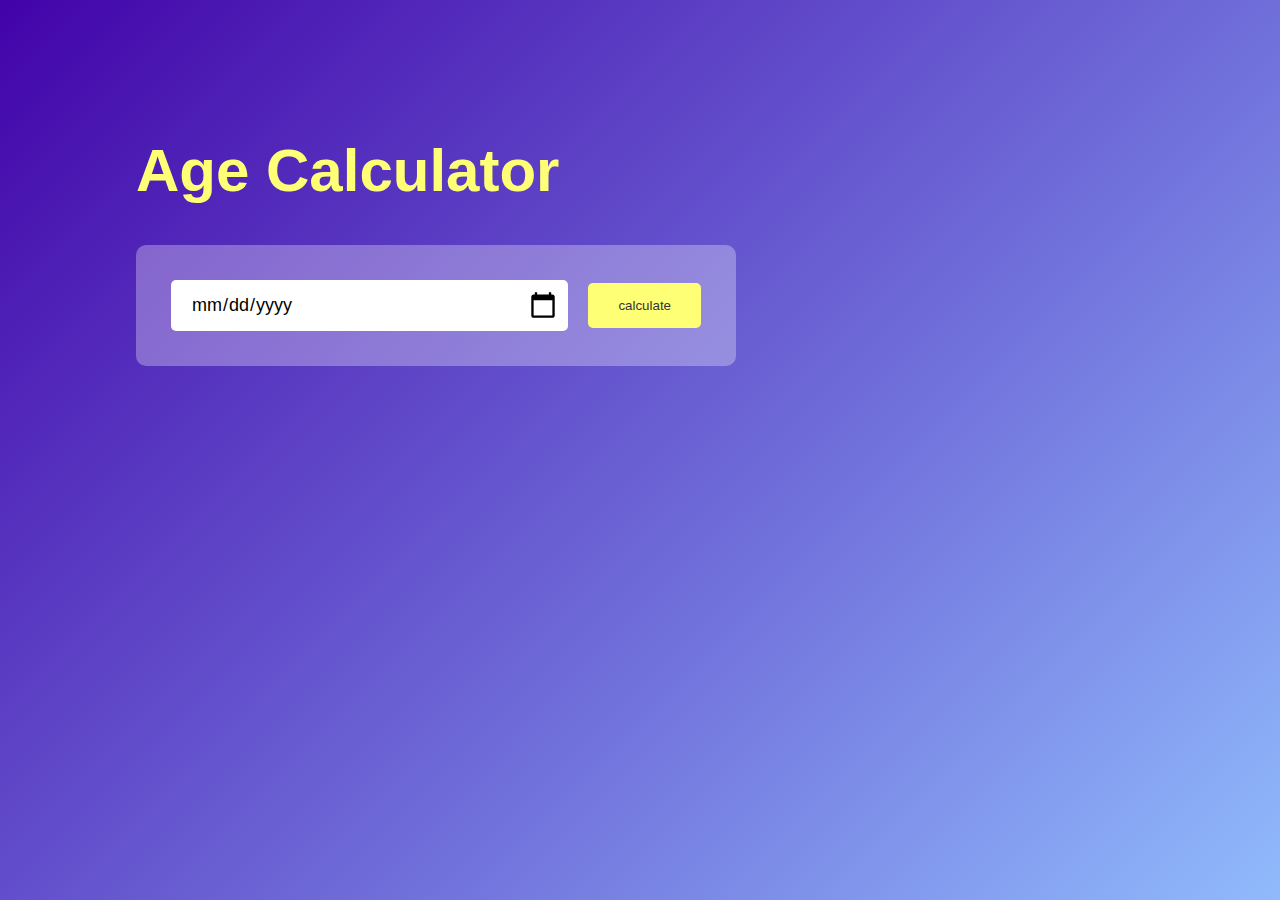
<file: agecal.html>
<!DOCTYPE html>
<html lang="en">
<head>
    <meta charset="UTF-8">
    <meta name="viewport" content="width=device-width, initial-scale=1.0">
    <title>AGE CALCULATOR</title>
    <link rel="stylesheet" href="agecal.css">
</head>
<body>
    <div class="container">
        <div class="calculator">
            <h1> <span> Age Calculator</span></h1>
            <div class="input-box">
                <input type="date" id="date">
                <button onclick ="calculateAge()">calculate</button>
            </div>
            <p id ="result"></p>
        </div>
    </div> 
     <script src="agecal.js"></script>
</body>
</html>
</file>
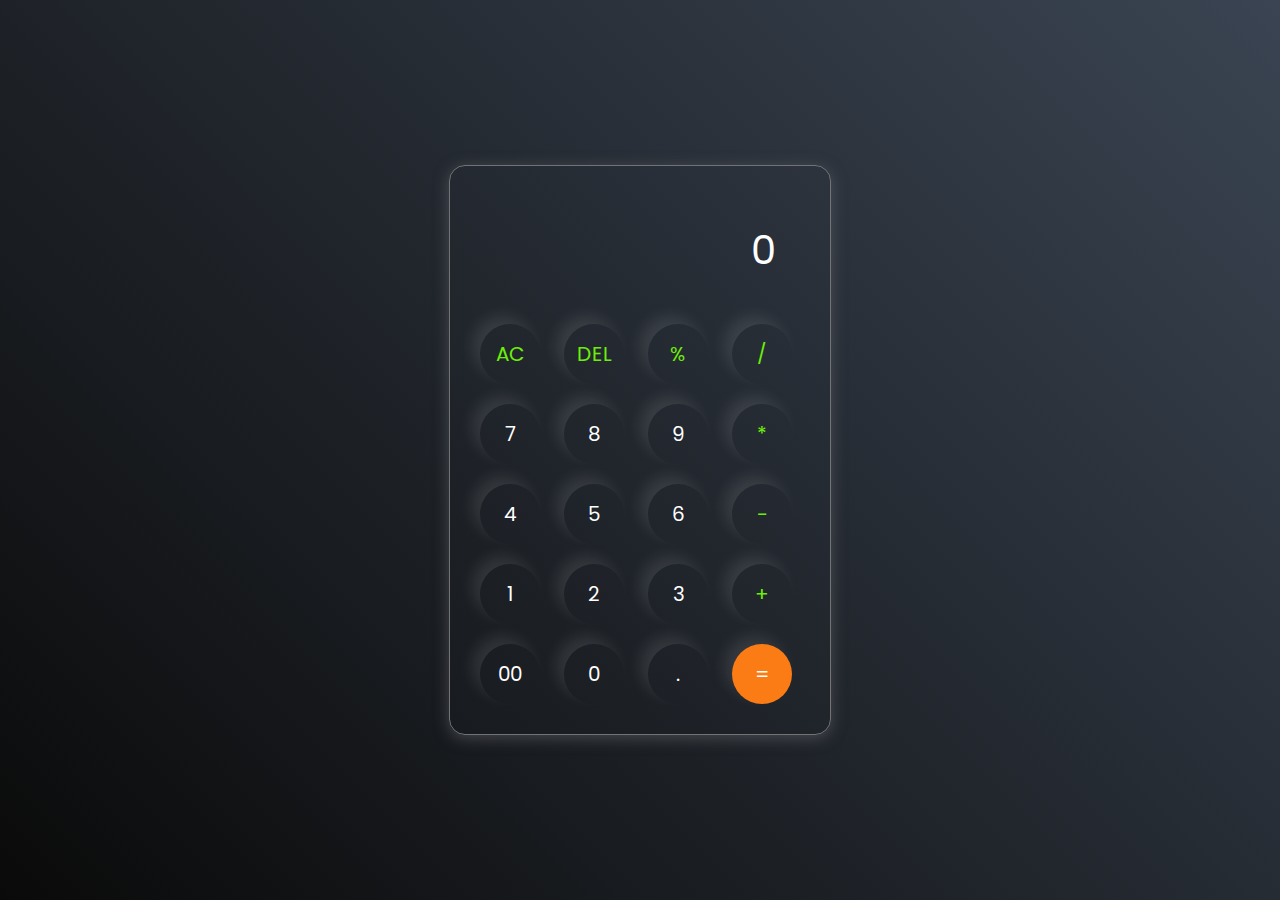
<file: cal.html>
<!DOCTYPE html>
<html lang="en">
  <head>
    <meta charset="UTF-8" />
    <meta http-equiv="X-UA-Compatible" content="IE=edge" />
    <meta name="viewport" content="width=device-width, initial-scale=1.0" />
    <link rel="stylesheet" href="cal.css" />
    <title>Calculator - By Code Traversal</title>
  </head>
  <body>
    <div class="container">
      <div class="calculator">
        <input type="text" id="inputBox" placeholder="0" />
        <div>
          <button class="button operator">AC</button>
          <button class="button operator">DEL</button>
          <button class="button operator">%</button>
          <button class="button operator">/</button>
        </div>
        <div>
          <button class="button">7</button>
          <button class="button">8</button>
          <button class="button">9</button>
          <button class="button operator">*</button>
        </div>
        <div>
          <button class="button">4</button>
          <button class="button">5</button>
          <button class="button">6</button>
          <button class="button operator">-</button>
        </div>
        <div>
          <button class="button">1</button>
          <button class="button">2</button>
          <button class="button">3</button>
          <button class="button operator">+</button>
        </div>

        <div>
          <button class="button">00</button>
          <button class="button">0</button>
          <button class="button">.</button>
          <button class="button equalBtn">=</button>
        </div>
      </div>
    </div>

    <script src="cal.js"></script>
  </body>
</html>
</file>
<file: agecal.css>
*{
    margin: 0;
    padding: 0;
    font-family: 'poppins',sans-serif;
    box-sizing: border-box;
}
.container{
    width: 100%;
    min-height: 100vh;
    background: linear-gradient(135deg,#4203a9,#90bafc);
    color: #fff;
    padding: 10px;
}
.calculator{
    width: 100%;
    max-width: 600px;
    margin-left:10%;
    margin-top: 10%;
}
.calculator h1{
    font-size: 60px;
}
.calculator h1 span{
    color: #ffff76;
}
.input-box{
    margin: 40px 0;
    padding: 35px;
    border-radius: 10px;
    background: rgba(255,255,255,0.3);
    display: flex;
    align-items: center;
}
.input-box input{
    flex:1;
    margin-right: 20px;
    padding: 14px 20px;
    border: 0;
    outline: 0;
    font-size: 18px;
    border-radius: 5px;
    position: relative;
    cursor: pointer;
}
.input-box button{
    background: #ffff76;
    border: 0;
    outline: 0;
    padding: 15px 30px;
    border-radius: 5px;
    font-weight: 500;
    color: #333;
    cursor: pointer;
}
.input-box input::-webkit-calendar-picker-indicator {
    position: absolute; /* Ensures proper placement */
    top: 0;
    left: 0;
    right: 0;
    bottom: 0;
    margin: 0; /* Ensures alignment */
    padding: 0; /* Prevents distortion */
    width: auto;
    height: auto;
    background-position: calc(100% - 10px); /* Aligns the icon */
    background-size: 30px;
    background-repeat: no-repeat;
    cursor: pointer; /* Ensures it's clickable */
    z-index: 1; /* Places it above input */
}
</file>
<file: cal.css>
@import url('https://fonts.googleapis.com/css2?family=Poppins:wght@500&display=swap');

*{
    margin: 0;
    padding: 0;
    box-sizing: border-box;
    font-family: 'Poppins', sans-serif;
}

body{
    width: 100%;
    height: 100vh;
    display: flex;
    justify-content: center;
    align-items: center;
    background: linear-gradient(45deg, #0a0a0a, #3a4452);
}

.calculator{
    border: 1px solid #717377;
    padding: 20px;
    border-radius: 16px;
    background: transparent;
    box-shadow: 0px 3px 15px rgba(113, 115, 119, 0.5);

}

input{
    width: 320px;
    border: none;
    padding: 24px;
    margin: 10px;
    background: transparent;
    box-shadow: 0px 3px 15px rgbs(84, 84, 84, 0.1);
    font-size: 40px;
    text-align: right;
    cursor: pointer;
    color: #ffffff;
}

input::placeholder{
    color: #ffffff;
}

button{
    border: none;
    width: 60px;
    height: 60px;
    margin: 10px;
    border-radius: 50%;
    background: transparent;
    color: #ffffff;
    font-size: 20px;
    box-shadow: -8px -8px 15px rgba(255, 255, 255, 0.1);
    cursor: pointer;
}

.equalBtn{
    background-color: #fb7c14;
}

.operator{
    color: #6dee0a;
}
</file>
